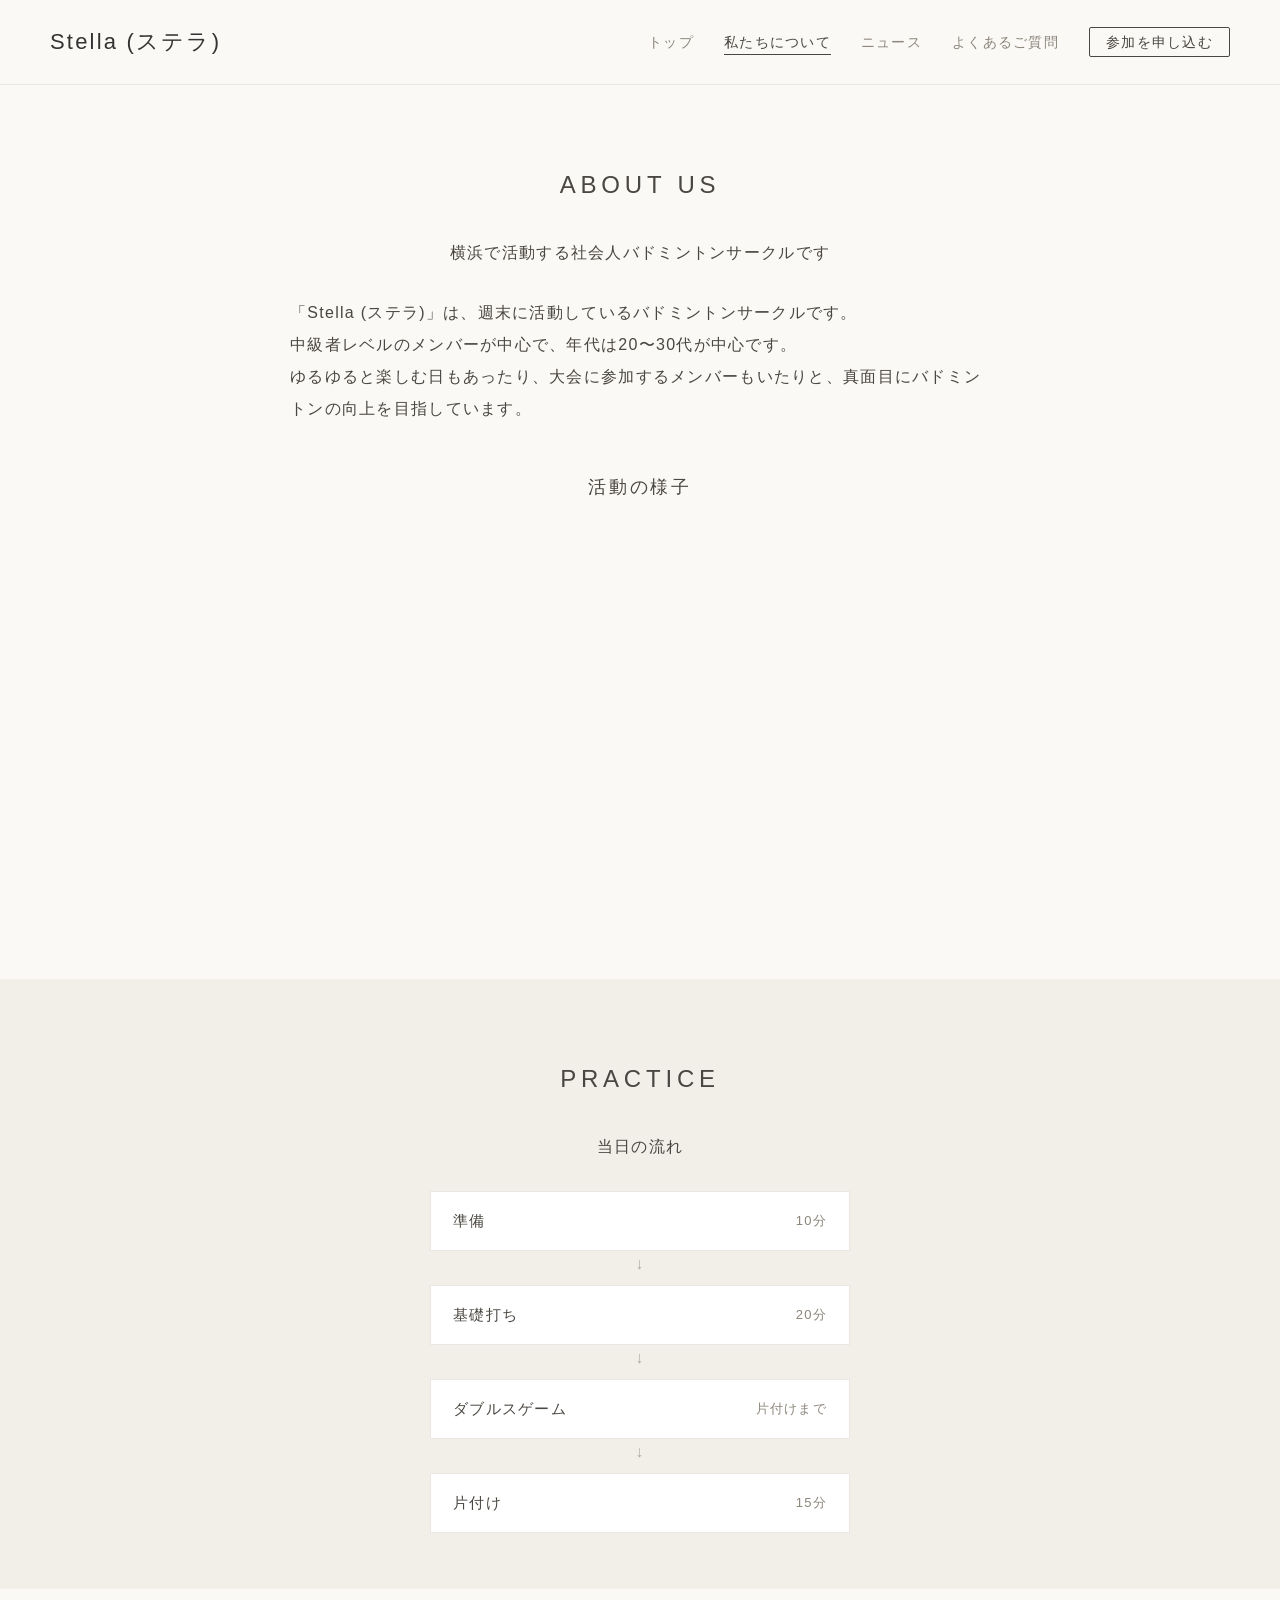
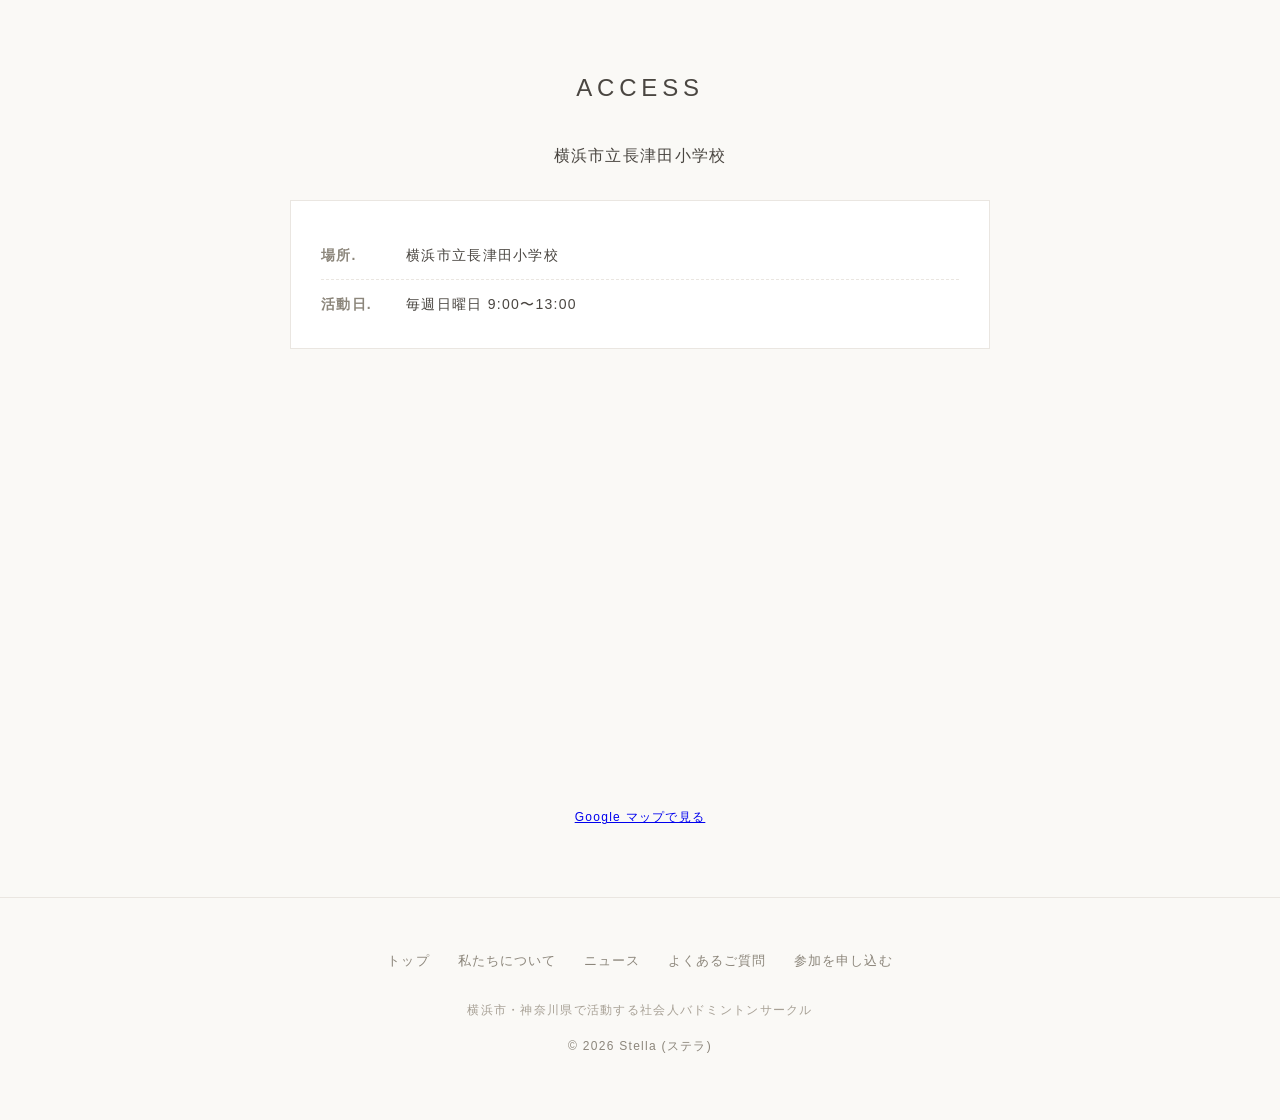
<file: about.html>
<!DOCTYPE html>
<html lang="ja">
<head>
    <meta charset="UTF-8">
    <meta name="viewport" content="width=device-width, initial-scale=1.0">
    <meta name="google-site-verification" content="PTTEZDJO3YwJawEKVb52B5Cx1qwniRlDserinzVov4s" />
    <title>私たちについて | 横浜の社会人バドミントンサークル Stella (ステラ)</title>
    <meta name="description" content="横浜市長津田で活動する社会人バドミントンサークル Stella (ステラ) の紹介ページ。20〜30代・中級者中心のメンバー、練習の流れ、アクセス（横浜市立長津田小学校）をご案内します。">
    <link rel="stylesheet" href="style.css">
</head>
<body>
    <!-- ヘッダー -->
    <header>
        <div class="logo"><a href="index.html">Stella (ステラ)</a></div>
        <button class="nav-toggle" type="button" aria-label="メニューを開閉" aria-expanded="false"><span></span><span></span><span></span></button>
        <nav>
            <ul class="nav-links">
                <li><a href="index.html">トップ</a></li>
                <li><a href="about.html" class="active">私たちについて</a></li>
                <li><a href="news.html">ニュース</a></li>
                <li><a href="faq.html">よくあるご質問</a></li>
                <li><a href="apply.html" class="nav-cta">参加を申し込む</a></li>
            </ul>
        </nav>
    </header>

    <!-- あいさつ -->
    <section class="section">
        <h2 class="section-title">about us</h2>
        <p class="section-desc">横浜で活動する社会人バドミントンサークルです</p>
        <p>「Stella (ステラ)」は、週末に活動しているバドミントンサークルです。<br>
        中級者レベルのメンバーが中心で、年代は20〜30代が中心です。<br>
        ゆるゆると楽しむ日もあったり、大会に参加するメンバーもいたりと、真面目にバドミントンの向上を目指しています。</p>

        <!-- 活動の様子（YouTube） -->
        <h3 class="sub-title">活動の様子</h3>
        <div class="video-embed">
            <iframe src="https://www.youtube.com/embed/WHr0c582JkI" title="Stella 活動の様子" allow="accelerometer; autoplay; clipboard-write; encrypted-media; gyroscope; picture-in-picture" allowfullscreen></iframe>
        </div>
    </section>

    <!-- 練習の流れ -->
    <section class="section bg-light">
        <h2 class="section-title">practice</h2>
        <p class="section-desc">当日の流れ</p>
        <ol class="flow-list">
            <li><span class="flow-step">準備</span><span class="flow-time">10分</span></li>
            <li><span class="flow-step">基礎打ち</span><span class="flow-time">20分</span></li>
            <li><span class="flow-step">ダブルスゲーム</span><span class="flow-time">片付けまで</span></li>
            <li><span class="flow-step">片付け</span><span class="flow-time">15分</span></li>
        </ol>
    </section>

    <!-- アクセス -->
    <section class="section">
        <h2 class="section-title">access</h2>
        <p class="section-desc">横浜市立長津田小学校</p>

        <div class="info-box">
            <p><strong>場所.</strong> 横浜市立長津田小学校</p>
            <p><strong>活動日.</strong> 毎週日曜日 9:00〜13:00</p>
        </div>

        <div class="map-embed">
            <iframe src="https://www.google.com/maps?q=%E6%A8%AA%E6%B5%9C%E5%B8%82%E7%AB%8B%E9%95%B7%E6%B4%A5%E7%94%B0%E5%B0%8F%E5%AD%A6%E6%A0%A1&output=embed" title="横浜市立長津田小学校 アクセスマップ" allowfullscreen loading="lazy" referrerpolicy="no-referrer-when-downgrade"></iframe>
        </div>
        <p class="section-note">
            <a href="https://maps.app.goo.gl/e9Qje6Hd4gopVUoL8" target="_blank" rel="noopener">Google マップで見る</a>
        </p>
    </section>

    <!-- フッター -->
    <footer>
        <nav>
            <ul class="footer-nav">
                <li><a href="index.html">トップ</a></li>
                <li><a href="about.html">私たちについて</a></li>
                <li><a href="news.html">ニュース</a></li>
                <li><a href="faq.html">よくあるご質問</a></li>
                <li><a href="apply.html">参加を申し込む</a></li>
            </ul>
        </nav>
        <p class="footer-note">横浜市・神奈川県で活動する社会人バドミントンサークル</p>
        <p>&copy; 2026 Stella (ステラ)</p>
    </footer>

    <script src="main.js"></script>
</body>
</html>
</file>
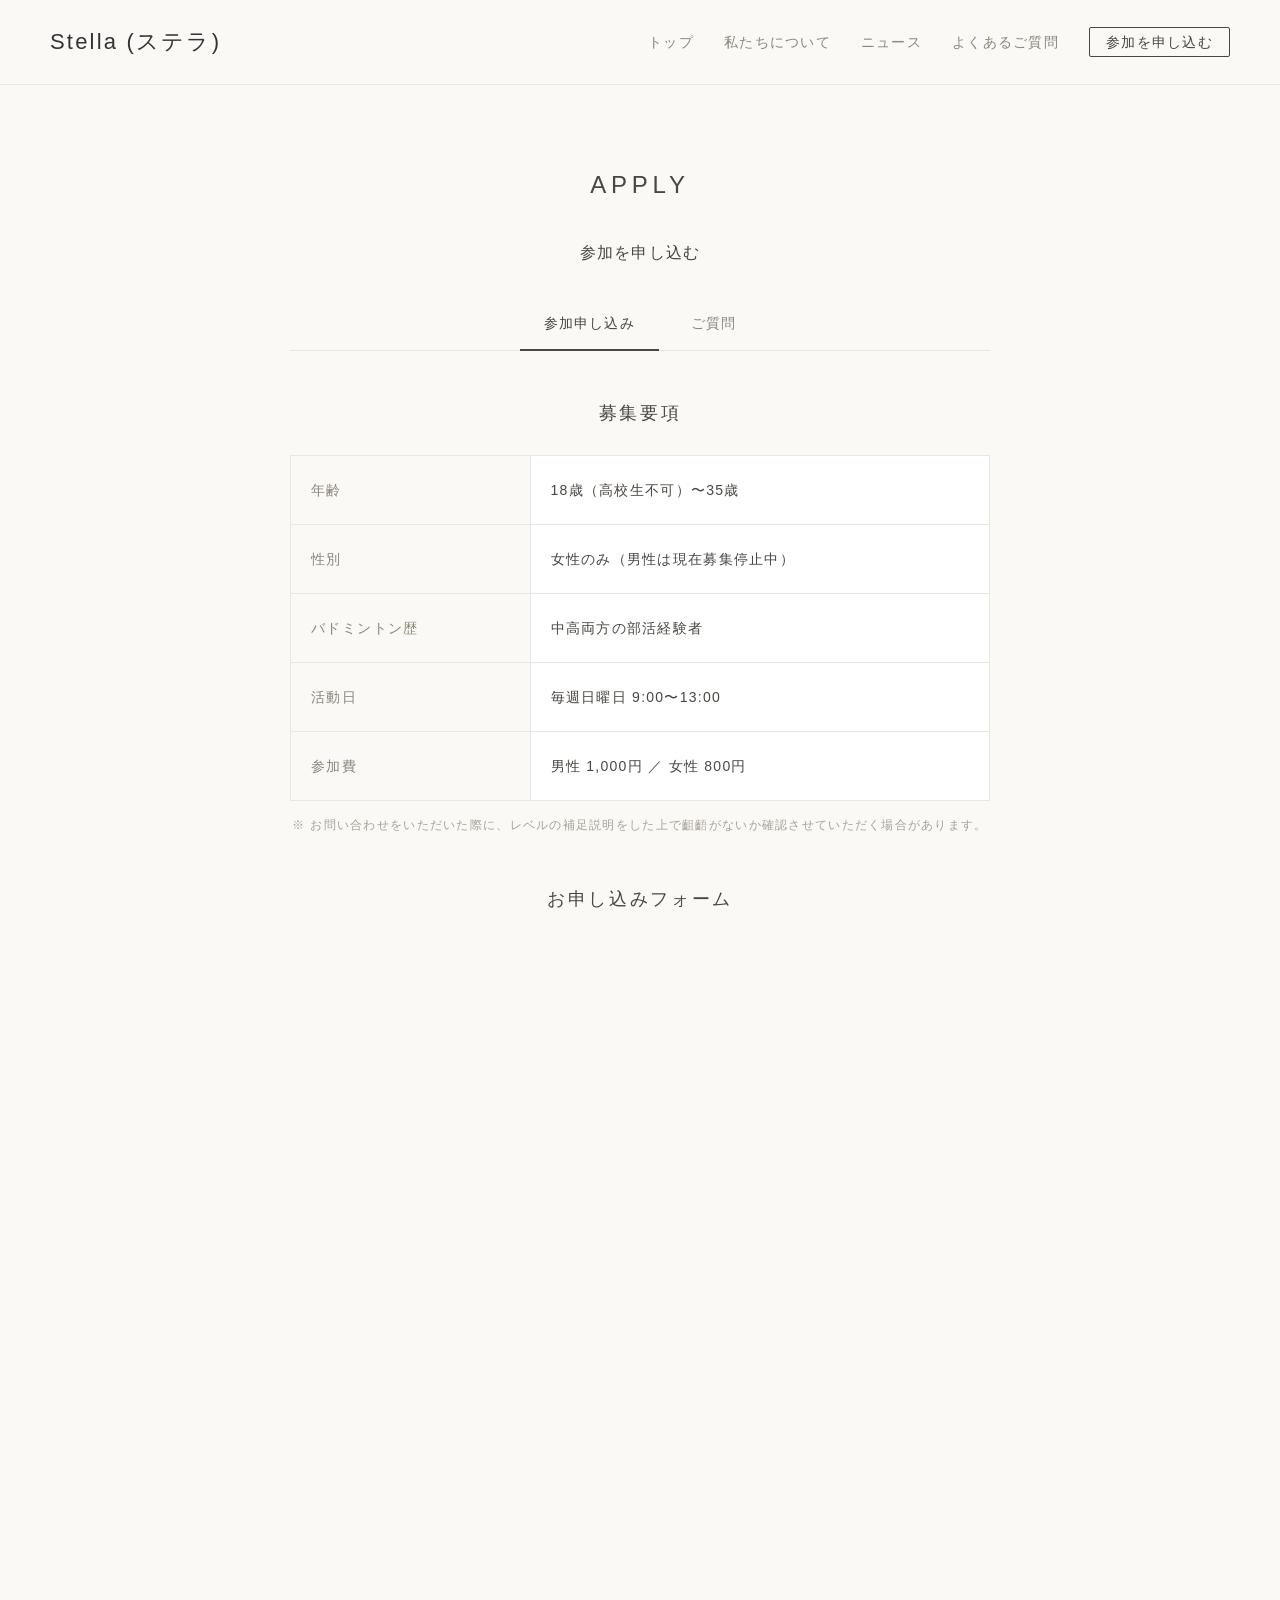
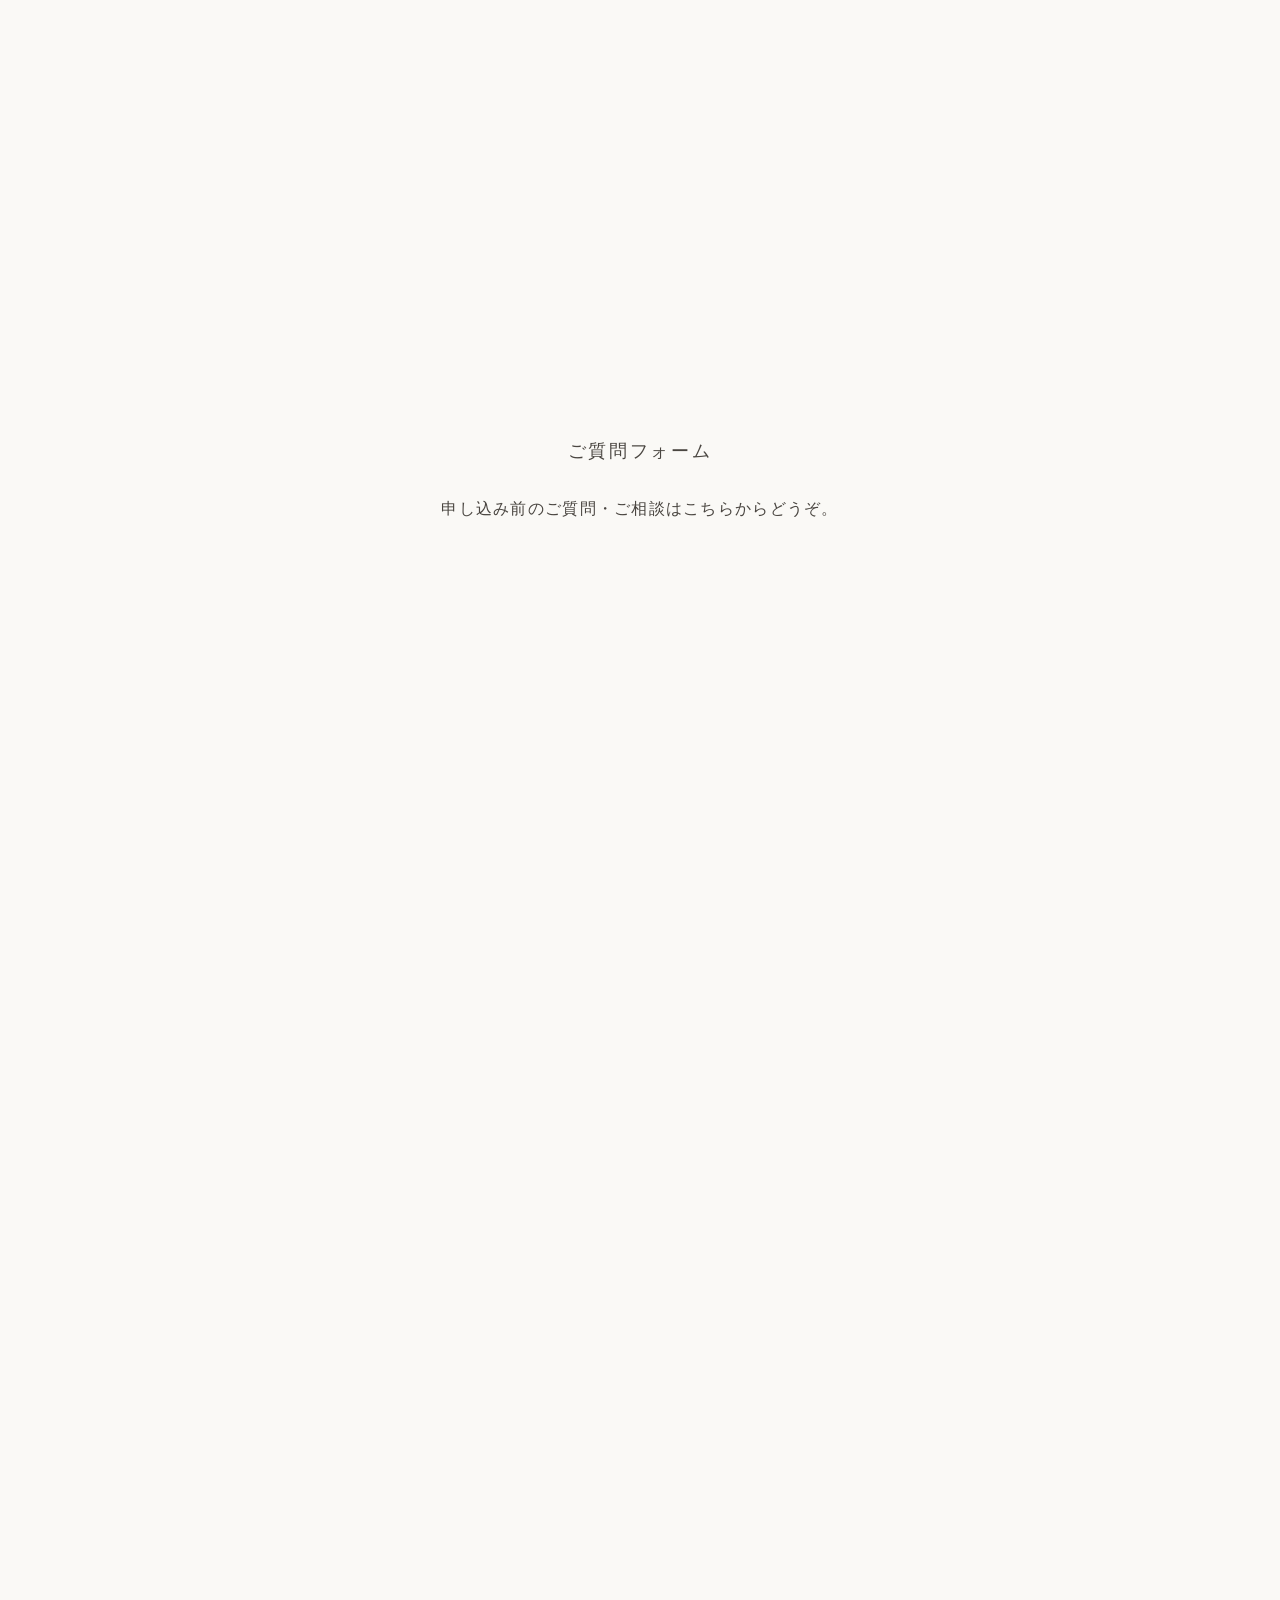
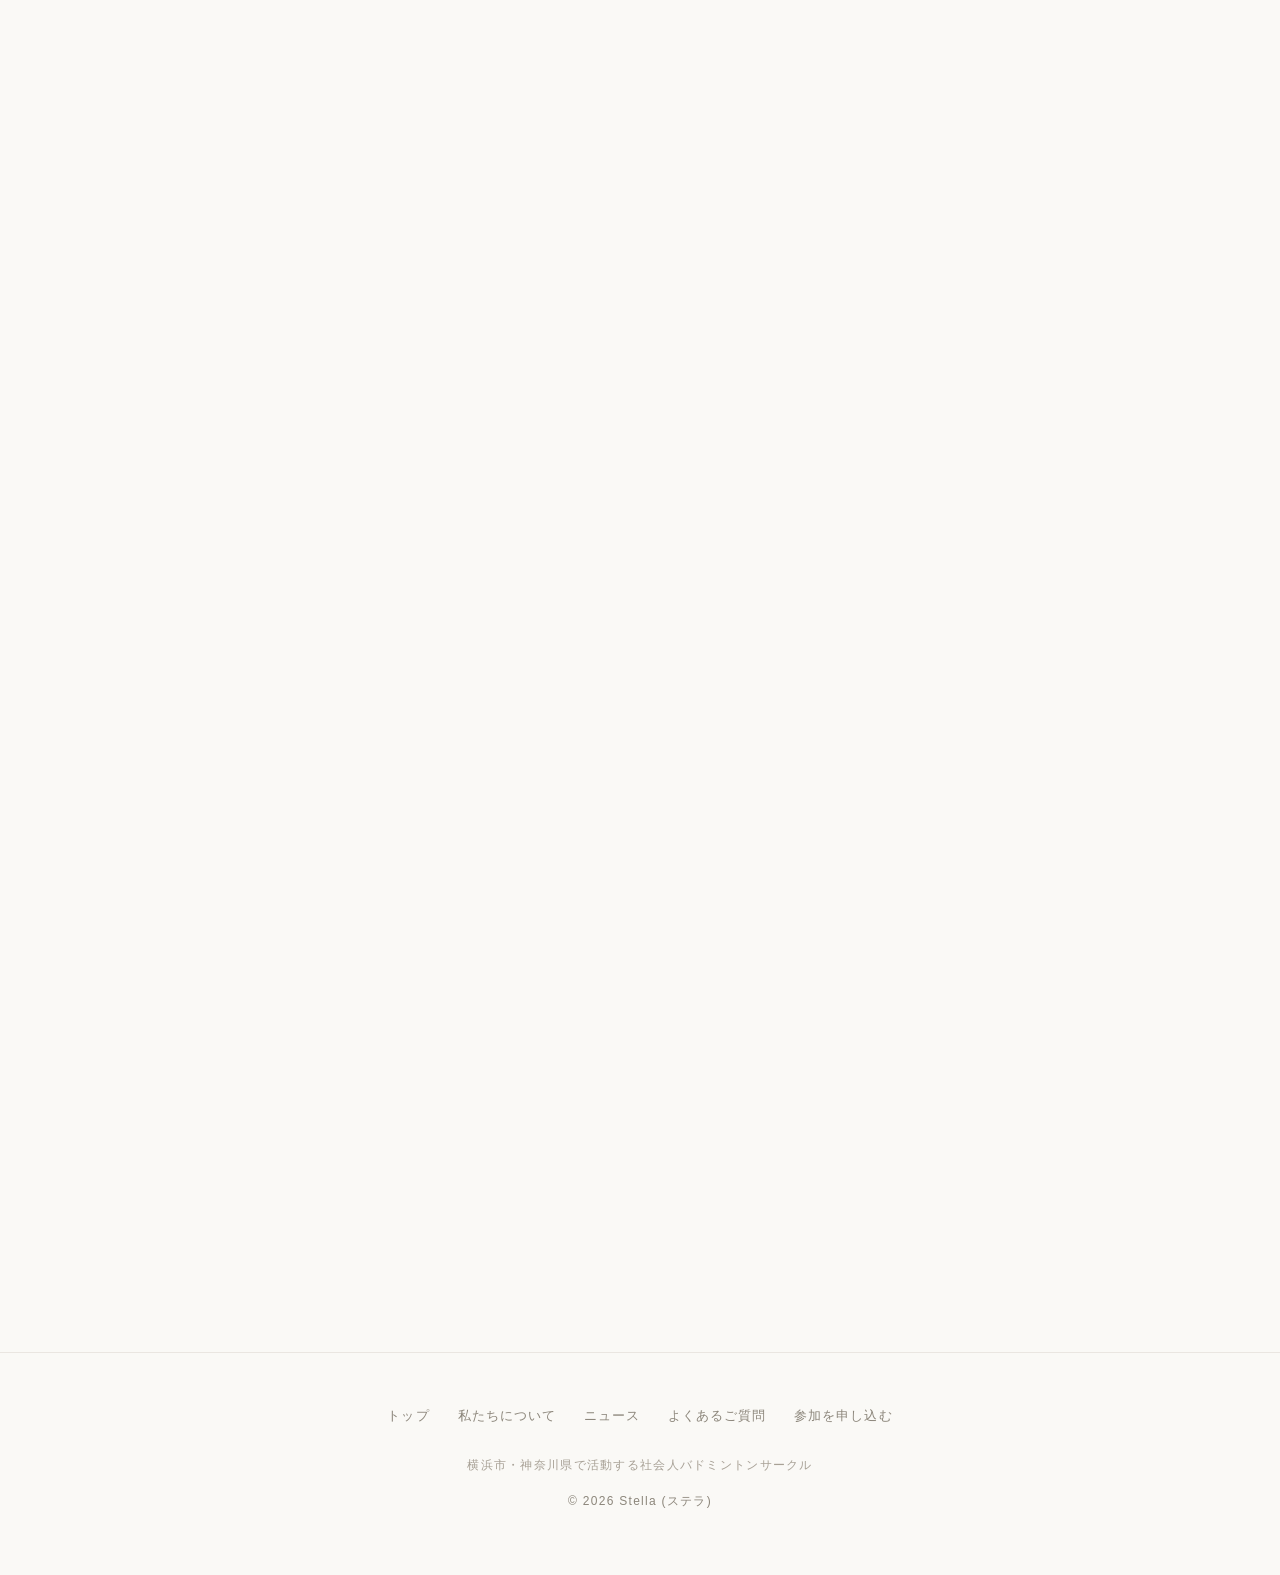
<file: apply.html>
<!DOCTYPE html>
<html lang="ja">
<head>
    <meta charset="UTF-8">
    <meta name="viewport" content="width=device-width, initial-scale=1.0">
    <meta name="google-site-verification" content="PTTEZDJO3YwJawEKVb52B5Cx1qwniRlDserinzVov4s" />
    <title>参加を申し込む | 横浜の社会人バドミントンサークル Stella (ステラ)</title>
    <meta name="description" content="横浜市長津田で活動する社会人バドミントンサークル Stella (ステラ) の参加申し込み・お問い合わせフォーム。募集要項をご確認のうえお申し込みください。">
    <link rel="stylesheet" href="style.css">
</head>
<body>
    <!-- ヘッダー -->
    <header>
        <div class="logo"><a href="index.html">Stella (ステラ)</a></div>
        <button class="nav-toggle" type="button" aria-label="メニューを開閉" aria-expanded="false"><span></span><span></span><span></span></button>
        <nav>
            <ul class="nav-links">
                <li><a href="index.html">トップ</a></li>
                <li><a href="about.html">私たちについて</a></li>
                <li><a href="news.html">ニュース</a></li>
                <li><a href="faq.html">よくあるご質問</a></li>
                <li><a href="apply.html" class="nav-cta active">参加を申し込む</a></li>
            </ul>
        </nav>
    </header>

    <!-- 参加を申し込む -->
    <section class="section">
        <h2 class="section-title">apply</h2>
        <p class="section-desc">参加を申し込む</p>

        <!-- 募集要項 -->
        <!-- 切替タブ（ページ内移動） -->
        <div class="tab-nav">
            <a href="#apply" class="tab-link active">参加申し込み</a>
            <a href="#question" class="tab-link">ご質問</a>
        </div>

        <h3 class="sub-title" id="apply">募集要項</h3>
        <table class="schedule-table">
            <tr>
                <th>年齢</th>
                <td>18歳（高校生不可）〜35歳</td>
            </tr>
            <tr>
                <th>性別</th>
                <td>女性のみ（男性は現在募集停止中）</td>
            </tr>
            <tr>
                <th>バドミントン歴</th>
                <td>中高両方の部活経験者</td>
            </tr>
            <tr>
                <th>活動日</th>
                <td>毎週日曜日 9:00〜13:00</td>
            </tr>
            <tr>
                <th>参加費</th>
                <td>男性 1,000円 ／ 女性 800円</td>
            </tr>
        </table>
        <p class="section-note">※ お問い合わせをいただいた際に、レベルの補足説明をした上で齟齬がないか確認させていただく場合があります。</p>

        <!-- 申し込みフォーム（Google フォーム） -->
        <h3 class="sub-title">お申し込みフォーム</h3>
        <div class="form-embed">
            <iframe src="https://docs.google.com/forms/d/e/1FAIpQLSeuXjQaDZRBsIWNTeoy8BBnxGzOMreiwzHs8W3DU1VKakURYg/viewform?embedded=true" width="640" height="2648" frameborder="0" marginheight="0" marginwidth="0">読み込んでいます…</iframe>
        </div>

        <!-- 質問フォーム（Google フォーム） -->
        <h3 class="sub-title" id="question">ご質問フォーム</h3>
        <p class="section-desc">申し込み前のご質問・ご相談はこちらからどうぞ。</p>
        <div class="form-embed">
            <iframe src="https://docs.google.com/forms/d/e/1FAIpQLSe58j_JF7vtHhRYHO2btCbfbqfx3gkDWqK7-WJ-_GD5Y1iF8Q/viewform?embedded=true" width="640" height="2343" frameborder="0" marginheight="0" marginwidth="0">読み込んでいます…</iframe>
        </div>
    </section>

    <!-- フッター -->
    <footer>
        <nav>
            <ul class="footer-nav">
                <li><a href="index.html">トップ</a></li>
                <li><a href="about.html">私たちについて</a></li>
                <li><a href="news.html">ニュース</a></li>
                <li><a href="faq.html">よくあるご質問</a></li>
                <li><a href="apply.html">参加を申し込む</a></li>
            </ul>
        </nav>
        <p class="footer-note">横浜市・神奈川県で活動する社会人バドミントンサークル</p>
        <p>&copy; 2026 Stella (ステラ)</p>
    </footer>

    <script src="main.js"></script>
</body>
</html>
</file>
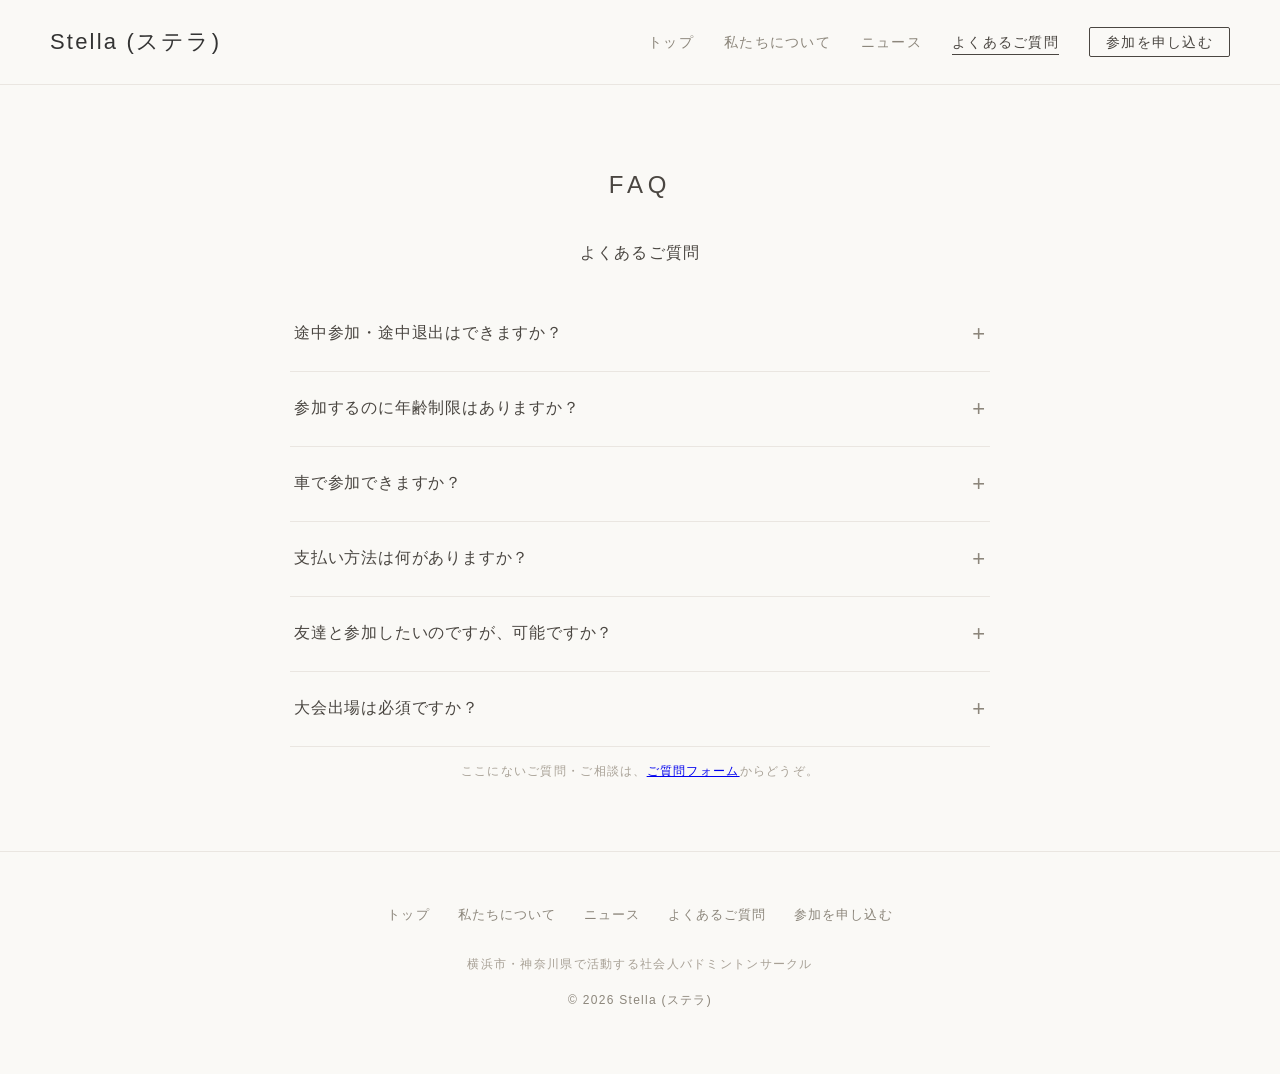
<file: faq.html>
<!DOCTYPE html>
<html lang="ja">
<head>
    <meta charset="UTF-8">
    <meta name="viewport" content="width=device-width, initial-scale=1.0">
    <meta name="google-site-verification" content="PTTEZDJO3YwJawEKVb52B5Cx1qwniRlDserinzVov4s" />
    <title>よくあるご質問 | 横浜の社会人バドミントンサークル Stella (ステラ)</title>
    <meta name="description" content="横浜の社会人バドミントンサークル Stella (ステラ) へのよくあるご質問。参加条件、年齢制限、駐車場、支払い方法、大会出場についてお答えします。">
    <link rel="stylesheet" href="style.css">
</head>
<body>
    <!-- ヘッダー -->
    <header>
        <div class="logo"><a href="index.html">Stella (ステラ)</a></div>
        <button class="nav-toggle" type="button" aria-label="メニューを開閉" aria-expanded="false"><span></span><span></span><span></span></button>
        <nav>
            <ul class="nav-links">
                <li><a href="index.html">トップ</a></li>
                <li><a href="about.html">私たちについて</a></li>
                <li><a href="news.html">ニュース</a></li>
                <li><a href="faq.html" class="active">よくあるご質問</a></li>
                <li><a href="apply.html" class="nav-cta">参加を申し込む</a></li>
            </ul>
        </nav>
    </header>

    <!-- よくあるご質問 -->
    <section class="section">
        <h2 class="section-title">FAQ</h2>
        <p class="section-desc">よくあるご質問</p>

        <div class="faq-list">
            <div class="faq-item">
                <button class="faq-question" type="button">
                    <span>途中参加・途中退出はできますか？</span>
                    <span class="faq-icon">+</span>
                </button>
                <div class="faq-answer">
                    <p>問題ありません。ご都合に合わせて、活動時間内で自由に参加・退出いただけます。</p>
                </div>
            </div>
            <div class="faq-item">
                <button class="faq-question" type="button">
                    <span>参加するのに年齢制限はありますか？</span>
                    <span class="faq-icon">+</span>
                </button>
                <div class="faq-answer">
                    <p>基本的には「18歳（高校生不可）〜35歳」になります。</p>
                </div>
            </div>
            <div class="faq-item">
                <button class="faq-question" type="button">
                    <span>車で参加できますか？</span>
                    <span class="faq-icon">+</span>
                </button>
                <div class="faq-answer">
                    <p>長津田小学校であれば駐車場があります。ただし台数に限りがあるため、参加前にご相談ください。<br>
                    地区センターの場合は、各地区センターの駐車場規定に則ってご利用ください。</p>
                </div>
            </div>
            <div class="faq-item">
                <button class="faq-question" type="button">
                    <span>支払い方法は何がありますか？</span>
                    <span class="faq-icon">+</span>
                </button>
                <div class="faq-answer">
                    <p>現金または PayPay でお支払いいただけます。</p>
                </div>
            </div>
            <div class="faq-item">
                <button class="faq-question" type="button">
                    <span>友達と参加したいのですが、可能ですか？</span>
                    <span class="faq-icon">+</span>
                </button>
                <div class="faq-answer">
                    <p>加入までは、お友達とのご参加はお断りしています。加入後であれば、ビジターとして知人の方に単発でご参加いただくことは可能です。</p>
                </div>
            </div>
            <div class="faq-item">
                <button class="faq-question" type="button">
                    <span>大会出場は必須ですか？</span>
                    <span class="faq-icon">+</span>
                </button>
                <div class="faq-answer">
                    <p>任意ですのでご安心ください。</p>
                </div>
            </div>
        </div>

        <p class="section-note">ここにないご質問・ご相談は、<a href="apply.html#question">ご質問フォーム</a>からどうぞ。</p>
    </section>

    <!-- フッター -->
    <footer>
        <nav>
            <ul class="footer-nav">
                <li><a href="index.html">トップ</a></li>
                <li><a href="about.html">私たちについて</a></li>
                <li><a href="news.html">ニュース</a></li>
                <li><a href="faq.html">よくあるご質問</a></li>
                <li><a href="apply.html">参加を申し込む</a></li>
            </ul>
        </nav>
        <p class="footer-note">横浜市・神奈川県で活動する社会人バドミントンサークル</p>
        <p>&copy; 2026 Stella (ステラ)</p>
    </footer>

    <script src="main.js"></script>
</body>
</html>
</file>
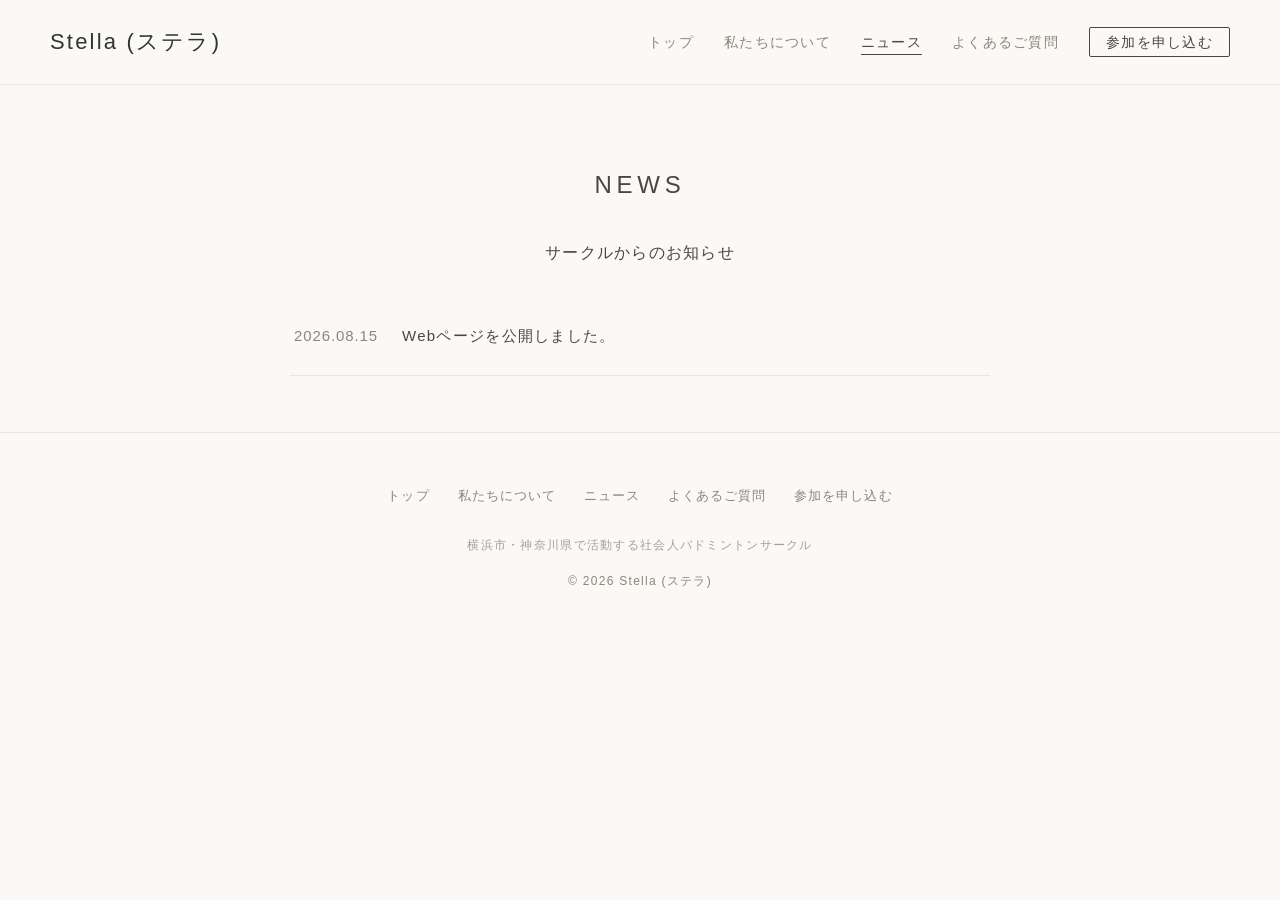
<file: news.html>
<!DOCTYPE html>
<html lang="ja">
<head>
    <meta charset="UTF-8">
    <meta name="viewport" content="width=device-width, initial-scale=1.0">
    <meta name="google-site-verification" content="PTTEZDJO3YwJawEKVb52B5Cx1qwniRlDserinzVov4s" />
    <title>ニュース | 横浜の社会人バドミントンサークル Stella (ステラ)</title>
    <meta name="description" content="横浜の社会人バドミントンサークル Stella (ステラ) からのお知らせ・活動報告。">
    <link rel="stylesheet" href="style.css">
</head>
<body>
    <!-- ヘッダー -->
    <header>
        <div class="logo"><a href="index.html">Stella (ステラ)</a></div>
        <button class="nav-toggle" type="button" aria-label="メニューを開閉" aria-expanded="false"><span></span><span></span><span></span></button>
        <nav>
            <ul class="nav-links">
                <li><a href="index.html">トップ</a></li>
                <li><a href="about.html">私たちについて</a></li>
                <li><a href="news.html" class="active">ニュース</a></li>
                <li><a href="faq.html">よくあるご質問</a></li>
                <li><a href="apply.html" class="nav-cta">参加を申し込む</a></li>
            </ul>
        </nav>
    </header>

    <!-- ニュース -->
    <section class="section">
        <h2 class="section-title">news</h2>
        <p class="section-desc">サークルからのお知らせ</p>

        <ul class="news-list">
            <li class="news-item">
                <span class="news-date">2026.08.15</span>
                <span class="news-body">Webページを公開しました。</span>
            </li>
        </ul>
    </section>

    <!-- フッター -->
    <footer>
        <nav>
            <ul class="footer-nav">
                <li><a href="index.html">トップ</a></li>
                <li><a href="about.html">私たちについて</a></li>
                <li><a href="news.html">ニュース</a></li>
                <li><a href="faq.html">よくあるご質問</a></li>
                <li><a href="apply.html">参加を申し込む</a></li>
            </ul>
        </nav>
        <p class="footer-note">横浜市・神奈川県で活動する社会人バドミントンサークル</p>
        <p>&copy; 2026 Stella (ステラ)</p>
    </footer>

    <script src="main.js"></script>
</body>
</html>
</file>
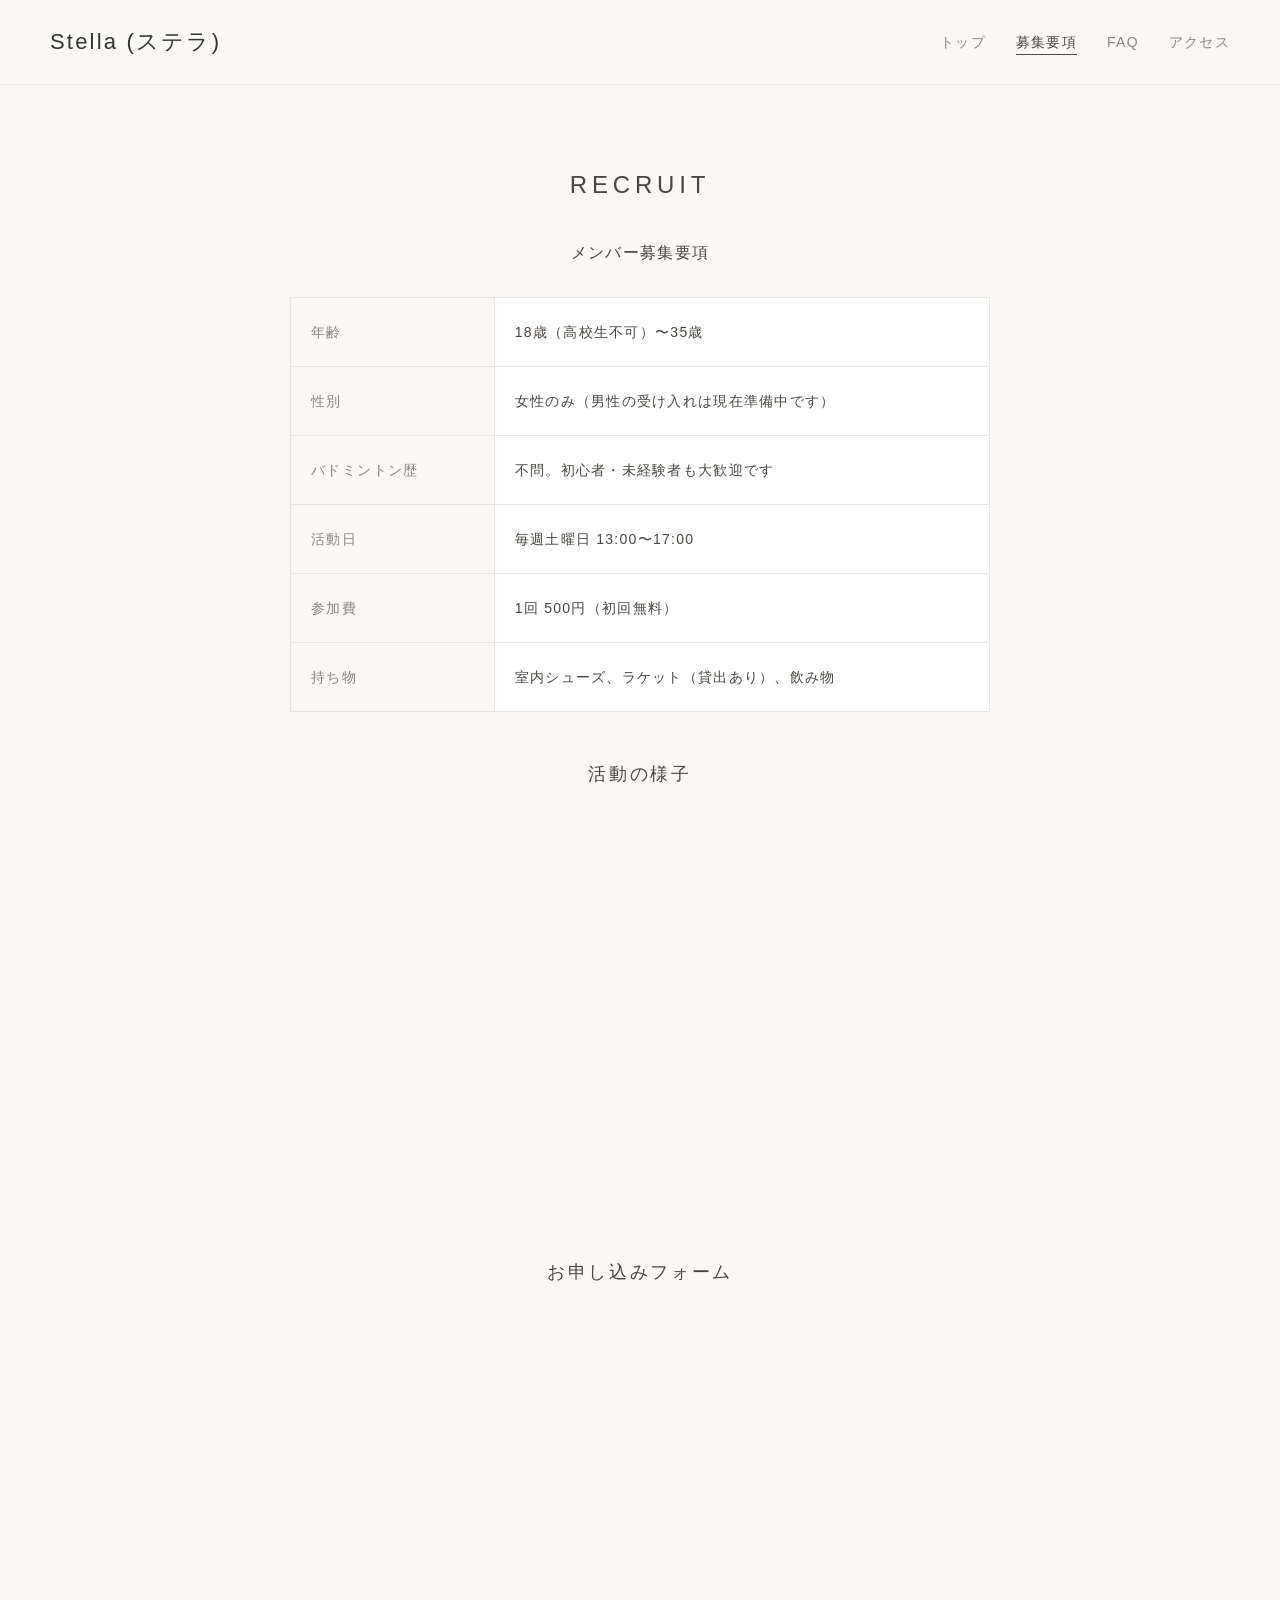
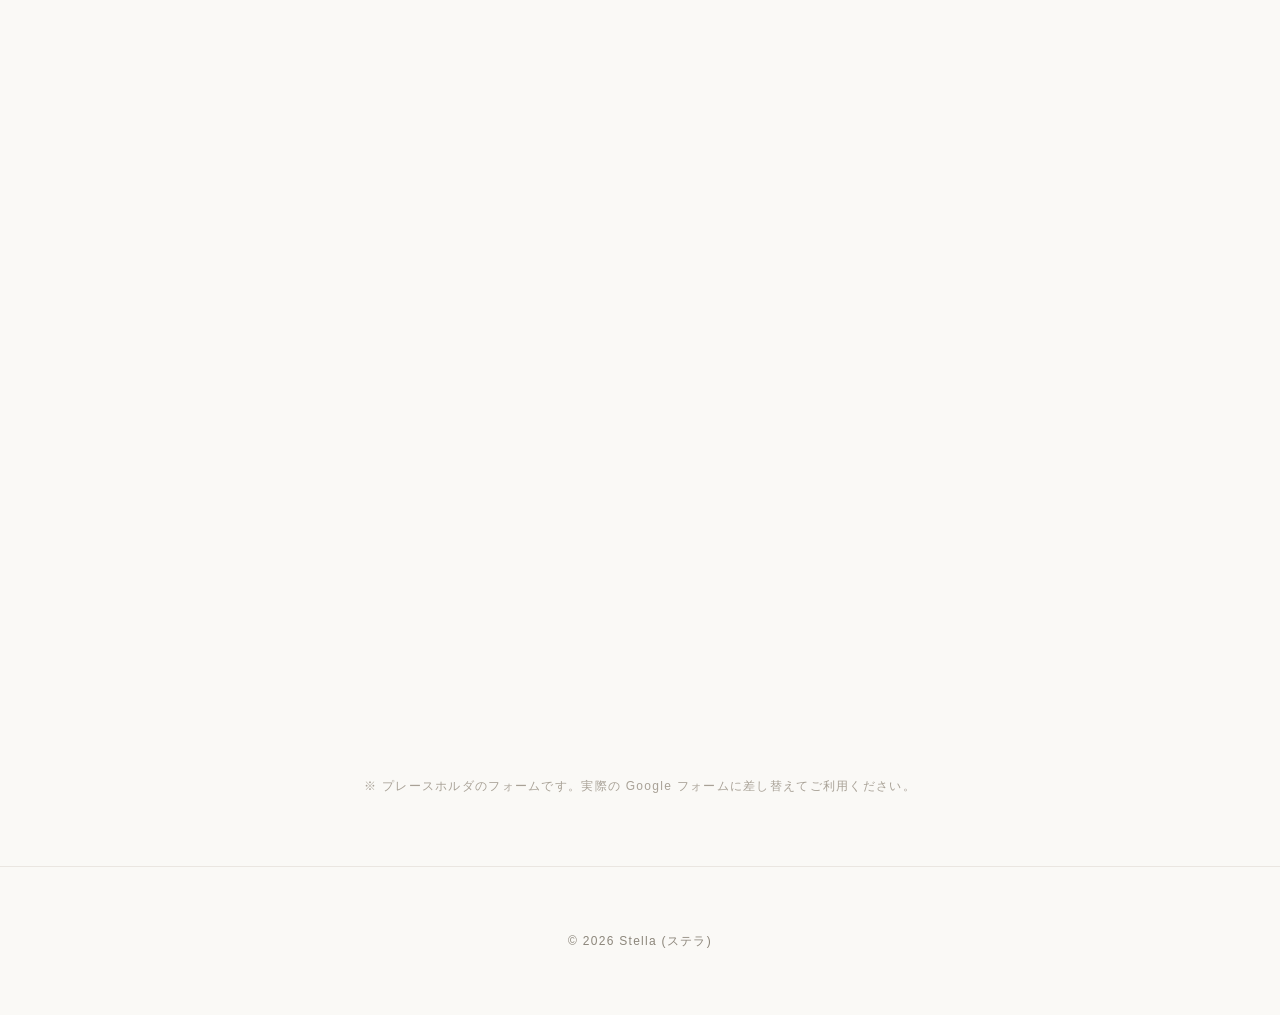
<file: recruit.html>
<!DOCTYPE html>
<html lang="ja">
<head>
    <meta charset="UTF-8">
    <meta name="viewport" content="width=device-width, initial-scale=1.0">
    <title>募集要項 | Stella (ステラ)</title>
    <link rel="stylesheet" href="style.css">
</head>
<body>
    <!-- ヘッダー -->
    <header>
        <div class="logo"><a href="index.html">Stella (ステラ)</a></div>
        <nav>
            <ul class="nav-links">
                <li><a href="index.html">トップ</a></li>
                <li><a href="recruit.html" class="active">募集要項</a></li>
                <li><a href="faq.html">FAQ</a></li>
                <li><a href="access.html">アクセス</a></li>
            </ul>
        </nav>
    </header>

    <!-- 募集要項 -->
    <section class="section">
        <h2 class="section-title">recruit</h2>
        <p class="section-desc">メンバー募集要項</p>

        <table class="schedule-table">
            <tr>
                <th>年齢</th>
                <td>18歳（高校生不可）〜35歳</td>
            </tr>
            <tr>
                <th>性別</th>
                <td>女性のみ（男性の受け入れは現在準備中です）</td>
            </tr>
            <tr>
                <th>バドミントン歴</th>
                <td>不問。初心者・未経験者も大歓迎です</td>
            </tr>
            <tr>
                <th>活動日</th>
                <td>毎週土曜日 13:00〜17:00</td>
            </tr>
            <tr>
                <th>参加費</th>
                <td>1回 500円（初回無料）</td>
            </tr>
            <tr>
                <th>持ち物</th>
                <td>室内シューズ、ラケット（貸出あり）、飲み物</td>
            </tr>
        </table>

        <!-- 活動の様子（YouTube） -->
        <h3 class="sub-title">活動の様子</h3>
        <div class="video-embed">
            <iframe src="https://www.youtube.com/embed/Mki34tyoCp0" title="Stella 活動の様子" allow="accelerometer; autoplay; clipboard-write; encrypted-media; gyroscope; picture-in-picture" allowfullscreen></iframe>
        </div>

        <!-- 申し込みフォーム（Google フォーム） -->
        <h3 class="sub-title">お申し込みフォーム</h3>
        <div class="form-embed">
            <iframe src="https://docs.google.com/forms/d/e/1FAIpQLSeuXjQaDZRBsIWNTeoy8BBnxGzOMreiwzHs8W3DU1VKakURYg/viewform?embedded=true" width="640" height="2648" frameborder="0" marginheight="0" marginwidth="0">読み込んでいます…</iframe>
        </div>
        <p class="section-note">※ プレースホルダのフォームです。実際の Google フォームに差し替えてご利用ください。</p>
    </section>

    <!-- フッター -->
    <footer>
        <p>&copy; 2026 Stella (ステラ)</p>
    </footer>

    <script src="main.js"></script>
</body>
</html>
</file>
<file: style.css>
/* 全体の設定（余白を多めに、文字を少し細く） */
body {
    font-family: 'Helvetica Neue', Arial, 'Hiragino Mincho ProN', 'Yu Mincho', serif; /* 見出しに明朝体を混ぜて雰囲気アップ */
    margin: 0;
    padding: 0;
    color: #4a4641; /* 真っ黒ではなく、少し茶色がかったチャコールグレー */
    background-color: #faf9f6; /* 優しいオフホワイトの背景 */
    line-height: 2;
    letter-spacing: 0.08em; /* 文字と文字の間隔を少し開ける */
}

html {
    scroll-behavior: smooth;
}

/* ヘッダー */
header {
    display: flex;
    justify-content: space-between;
    align-items: center;
    padding: 20px 50px;
    background-color: #faf9f6;
    border-bottom: 1px solid #eae6e1; /* 影の代わりに細い線 */
    position: sticky;
    top: 0;
    z-index: 100;
}

.logo {
    font-family: 'Helvetica Neue', sans-serif;
    font-size: 22px;
    font-weight: normal;
    letter-spacing: 0.1em;
    color: #333;
}

.logo a {
    text-decoration: none;
    color: inherit;
}

.nav-links {
    list-style: none;
    display: flex;
    gap: 30px;
    margin: 0;
    padding: 0;
}

.nav-links a {
    text-decoration: none;
    color: #8c867b;
    font-size: 14px;
    transition: color 0.3s;
    /* text-transform: uppercase; 前回の英語表記から日本語にしたので大文字化は不要 */
}

.nav-links a:hover {
    color: #4a4641;
}

/* ヒーローセクション（トップ画像） */
.hero {
    /* 画像をバドミントンのシャトルのクローズアップに変更。薄いベージュのフィルターをかける */
    background: linear-gradient(rgba(250, 249, 246, 0.45), rgba(250, 249, 246, 0.45)), url('badminton.jpeg') center/cover;
    height: 70vh;
    display: flex;
    justify-content: center;
    align-items: center;
    text-align: center;
    color: #4a4641;
}

.hero-content h1 {
    font-family: 'Helvetica Neue', sans-serif;
    font-size: 36px;
    font-weight: 300;
    letter-spacing: 0.1em;
    margin-bottom: 20px;
}

.hero-content p {
    font-size: 16px;
    margin-bottom: 40px;
}

/* ボタン（丸みをなくし、シンプルな線に） */
.btn {
    display: inline-block;
    padding: 12px 40px;
    background-color: transparent;
    color: #4a4641;
    text-decoration: none;
    font-size: 14px;
    border: 1px solid #4a4641;
    transition: all 0.3s;
    cursor: pointer;
}

.btn:hover {
    background-color: #4a4641;
    color: #faf9f6;
}

/* セクション共通 */
.section {
    padding: 56px 20px;
    max-width: 700px; /* 幅を少し狭めてシュッとさせる */
    margin: 0 auto;
}

.section-title {
    text-align: center;
    font-family: 'Helvetica Neue', sans-serif;
    font-weight: 300;
    text-transform: uppercase;
    letter-spacing: 0.2em;
    margin-bottom: 28px;
    font-size: 24px;
}

.section-desc {
    text-align: center;
    margin-bottom: 28px;
}

.bg-light {
    background-color: #f2efe9; /* 少し濃いベージュ背景 */
    max-width: 100%;
}

.bg-light .schedule-table {
    margin: 0 auto;
}

/* インフォメーションボックス */
.info-box {
    border: 1px solid #eae6e1;
    padding: 30px;
    background-color: #fff;
    font-family: sans-serif;
    font-size: 14px;
}

.info-box p {
    margin: 10px 0;
    border-bottom: 1px dashed #eae6e1;
    padding-bottom: 10px;
}

.info-box p:last-child {
    border-bottom: none;
    margin-bottom: 0;
    padding-bottom: 0;
}

.info-box strong {
    color: #8c867b;
    font-family: sans-serif; /* 英語以外の強調整表記はsans-serifで */
    display: inline-block;
    width: 80px; /* 日本語に合わせて幅を調整 */
}

/* テーブル（線を細くシンプルに） */
.schedule-table {
    width: 100%;
    max-width: 700px;
    border-collapse: collapse;
    background-color: #fff;
}

.schedule-table th, .schedule-table td {
    border: 1px solid #eae6e1;
    padding: 20px;
    text-align: left;
    font-size: 14px;
}

.schedule-table th {
    background-color: #faf9f6;
    color: #8c867b;
    font-weight: normal;
    letter-spacing: 0.1em;
}

/* フォーム */
.form-group {
    margin-bottom: 30px;
}

.form-group label {
    display: block;
    margin-bottom: 10px;
    color: #8c867b;
    font-size: 14px;
    letter-spacing: 0.1em;
}

.form-group input, .form-group select {
    width: 100%;
    padding: 15px;
    border: 1px solid #eae6e1;
    background-color: #fff;
    box-sizing: border-box;
    font-size: 16px;
    color: #4a4641;
}

.btn-submit {
    width: 100%;
    margin-top: 20px;
    background-color: #4a4641;
    color: #fff;
}

.btn-submit:hover {
    background-color: #8c867b;
    border-color: #8c867b;
}

/* Google フォーム埋め込み */
.form-embed {
    display: flex;
    justify-content: center;
}

.form-embed iframe {
    width: 100%;
    max-width: 640px;
    border: none;
}

/* 活動写真ギャラリー */
.photo-gallery {
    display: grid;
    grid-template-columns: repeat(2, 1fr);
    gap: 16px;
    margin-top: 32px;
}

.photo-gallery img {
    width: 100%;
    height: 260px;
    object-fit: cover;
    display: block;
    border: 1px solid #eae6e1;
}

@media (max-width: 600px) {
    .photo-gallery {
        grid-template-columns: 1fr;
    }
    .photo-gallery img {
        height: 220px;
    }
}

/* ナビゲーション（複数ページ対応・折り返し可） */
.nav-links {
    flex-wrap: wrap;
}

.nav-links a.active {
    color: #4a4641;
    border-bottom: 1px solid #4a4641;
    padding-bottom: 4px;
}

/* サブ見出し・注記 */
.sub-title {
    text-align: center;
    font-family: 'Helvetica Neue', sans-serif;
    font-weight: 300;
    letter-spacing: 0.15em;
    margin: 44px 0 24px;
    font-size: 18px;
    color: #4a4641;
}

.section-note {
    text-align: center;
    font-size: 12px;
    color: #a8a196;
    margin-top: 12px;
}

.schedule-table th {
    white-space: nowrap;
}

/* YouTube・地図の埋め込み（レスポンシブ 16:9 / 4:3） */
.video-embed, .map-embed {
    position: relative;
    width: 100%;
    max-width: 700px;
    margin: 24px auto 0;
}

.video-embed {
    padding-top: 56.25%; /* 16:9 */
}

.map-embed {
    padding-top: 60%;
}

.video-embed iframe, .map-embed iframe {
    position: absolute;
    top: 0;
    left: 0;
    width: 100%;
    height: 100%;
    border: none;
}

/* FAQ アコーディオン */
.faq-list {
    max-width: 700px;
    margin: 0 auto;
}

.faq-item {
    border-bottom: 1px solid #eae6e1;
}

.faq-question {
    width: 100%;
    display: flex;
    justify-content: space-between;
    align-items: center;
    gap: 20px;
    padding: 24px 4px;
    background: none;
    border: none;
    cursor: pointer;
    text-align: left;
    font-family: inherit;
    font-size: 16px;
    color: #4a4641;
    letter-spacing: 0.05em;
}

.faq-icon {
    font-size: 22px;
    color: #8c867b;
    font-weight: 300;
    transition: transform 0.3s;
    flex-shrink: 0;
}

.faq-item.open .faq-icon {
    transform: rotate(45deg);
}

.faq-answer {
    max-height: 0;
    overflow: hidden;
    transition: max-height 0.3s ease;
}

.faq-answer p {
    margin: 0 4px 24px;
    color: #6b665e;
    font-size: 15px;
}

/* ニュース一覧 */
.news-list {
    list-style: none;
    max-width: 700px;
    margin: 0 auto;
    padding: 0;
}

.news-item {
    display: flex;
    gap: 24px;
    padding: 24px 4px;
    border-bottom: 1px solid #eae6e1;
    font-size: 15px;
}

.news-date {
    color: #8c867b;
    font-family: 'Helvetica Neue', sans-serif;
    letter-spacing: 0.06em;
    white-space: nowrap;
    flex-shrink: 0;
}

.news-body {
    color: #4a4641;
}

@media (max-width: 600px) {
    .news-item {
        flex-direction: column;
        gap: 6px;
    }
}

/* ハンバーガーメニュー（トグルボタン） */
.nav-toggle {
    display: none;
    flex-direction: column;
    justify-content: center;
    gap: 5px;
    width: 32px;
    height: 32px;
    padding: 0;
    background: none;
    border: none;
    cursor: pointer;
}

.nav-toggle span {
    display: block;
    width: 24px;
    height: 1.5px;
    background-color: #4a4641;
    transition: transform 0.3s, opacity 0.3s;
}

.nav-toggle.open span:nth-child(1) {
    transform: translateY(6.5px) rotate(45deg);
}

.nav-toggle.open span:nth-child(2) {
    opacity: 0;
}

.nav-toggle.open span:nth-child(3) {
    transform: translateY(-6.5px) rotate(-45deg);
}

@media (max-width: 768px) {
    header {
        padding: 16px 20px;
        position: relative;
        justify-content: flex-start;
    }

    .nav-toggle {
        display: flex;
        margin-left: auto;
    }

    header > nav {
        position: static;
    }

    .nav-links {
        display: none;
        position: absolute;
        top: 100%;
        left: 0;
        right: 0;
        flex-direction: column;
        gap: 0;
        background-color: #faf9f6;
        border-bottom: 1px solid #eae6e1;
        padding: 8px 0;
        z-index: 100;
    }

    .nav-links.open {
        display: flex;
    }

    .nav-links li {
        width: 100%;
    }

    .nav-links a {
        display: block;
        padding: 14px 24px;
        font-size: 15px;
    }

    .nav-links a.active {
        border-bottom: none;
        padding-bottom: 14px;
        color: #4a4641;
    }

    /* モバイルではCTAも通常のリンク表示に揃える */
    .nav-links a.nav-cta {
        border: none;
        border-radius: 0;
        padding: 14px 24px;
    }

    .nav-links a.nav-cta:hover {
        background-color: transparent;
        color: #4a4641;
    }
}

/* ヘッダーの「参加を申し込む」CTA */
.nav-links a.nav-cta {
    color: #4a4641;
    border: 1px solid #4a4641;
    padding: 6px 16px;
    border-radius: 2px;
    transition: all 0.3s;
}

.nav-links a.nav-cta:hover {
    background-color: #4a4641;
    color: #faf9f6;
}

/* フッター */
footer {
    background-color: #faf9f6;
    color: #8c867b;
    text-align: center;
    padding: 50px 20px;
    font-size: 12px;
    border-top: 1px solid #eae6e1;
}

.footer-nav {
    list-style: none;
    display: flex;
    flex-wrap: wrap;
    justify-content: center;
    gap: 12px 28px;
    margin: 0 0 24px;
    padding: 0;
}

.footer-nav a {
    text-decoration: none;
    color: #8c867b;
    font-size: 13px;
    letter-spacing: 0.08em;
    transition: color 0.3s;
}

.footer-nav a:hover {
    color: #4a4641;
}

/* ===== トップページ用 ===== */

/* アンカーリンクがヘッダーに隠れないように */
[id] {
    scroll-margin-top: 90px;
}

.section-narrow {
    max-width: 640px;
}

.lead {
    text-align: center;
    font-size: 20px;
    letter-spacing: 0.12em;
    margin: 0 0 20px;
}

.lead-text {
    text-align: center;
    font-size: 15px;
    color: #6b665e;
    margin: 0;
}

/* 塗りつぶしボタン（メインの導線） */
.btn-primary {
    background-color: #4a4641;
    color: #faf9f6;
    border-color: #4a4641;
    letter-spacing: 0.12em;
}

.btn-primary:hover {
    background-color: #8c867b;
    border-color: #8c867b;
    color: #fff;
}

.hero-content .btn-primary {
    padding: 14px 44px;
    font-size: 15px;
    box-shadow: 0 2px 12px rgba(74, 70, 65, 0.18);
}

.cta-group {
    display: flex;
    justify-content: center;
    flex-wrap: wrap;
    gap: 16px;
    margin-top: 32px;
}

/* ギャラリー（カルーセル） */
.carousel {
    position: relative;
    max-width: 900px;
    margin: 0 auto;
}

.carousel-track {
    display: flex;
    gap: 16px;
    overflow-x: auto;
    scroll-snap-type: x mandatory;
    scroll-behavior: smooth;
    padding-bottom: 8px;
    -webkit-overflow-scrolling: touch;
}

.carousel-track::-webkit-scrollbar {
    height: 6px;
}

.carousel-track::-webkit-scrollbar-thumb {
    background-color: #ddd7cf;
    border-radius: 3px;
}

.carousel-item {
    flex: 0 0 auto;
    width: 300px;
    padding: 0;
    border: 1px solid #eae6e1;
    background: none;
    cursor: zoom-in;
    scroll-snap-align: center;
}

.carousel-item img {
    display: block;
    width: 100%;
    height: 220px;
    object-fit: cover;
}

.carousel-arrow {
    position: absolute;
    top: 50%;
    transform: translateY(-50%);
    width: 40px;
    height: 40px;
    border: 1px solid #eae6e1;
    border-radius: 50%;
    background-color: rgba(255, 255, 255, 0.9);
    color: #4a4641;
    font-size: 22px;
    line-height: 1;
    cursor: pointer;
    z-index: 2;
}

.carousel-arrow:hover {
    background-color: #fff;
}

.carousel-arrow.prev { left: -8px; }
.carousel-arrow.next { right: -8px; }

@media (max-width: 600px) {
    .carousel-item {
        width: 78vw;
    }
    .carousel-item img {
        height: 200px;
    }
    .carousel-arrow {
        display: none;
    }
}

/* 画像の拡大表示 */
.lightbox {
    position: fixed;
    inset: 0;
    background-color: rgba(40, 38, 35, 0.88);
    display: flex;
    align-items: center;
    justify-content: center;
    padding: 24px;
    z-index: 200;
}

.lightbox[hidden] {
    display: none;
}

.lightbox img {
    max-width: 100%;
    max-height: 100%;
    object-fit: contain;
}

.lightbox-close {
    position: absolute;
    top: 16px;
    right: 20px;
    background: none;
    border: none;
    color: #faf9f6;
    font-size: 36px;
    line-height: 1;
    cursor: pointer;
}

/* 当日の流れ */
.flow-list {
    list-style: none;
    max-width: 420px;
    margin: 0 auto;
    padding: 0;
}

.flow-list li {
    display: flex;
    justify-content: space-between;
    align-items: center;
    gap: 16px;
    background-color: #fff;
    border: 1px solid #eae6e1;
    padding: 14px 22px;
    font-size: 15px;
}

.flow-list li + li {
    margin-top: 34px;
    position: relative;
}

.flow-list li + li::before {
    content: "↓";
    position: absolute;
    top: -30px;
    left: 50%;
    transform: translateX(-50%);
    color: #b3aca0;
    font-size: 16px;
    line-height: 1;
}

.flow-time {
    color: #8c867b;
    font-size: 13px;
    white-space: nowrap;
}

/* 切替タブ（ページ内移動） */
.tab-nav {
    display: flex;
    justify-content: center;
    gap: 8px;
    margin-bottom: 8px;
    border-bottom: 1px solid #eae6e1;
}

.tab-link {
    padding: 12px 24px;
    text-decoration: none;
    color: #8c867b;
    font-size: 14px;
    letter-spacing: 0.08em;
    border-bottom: 2px solid transparent;
    margin-bottom: -1px;
    transition: color 0.3s, border-color 0.3s;
}

.tab-link:hover {
    color: #4a4641;
}

.tab-link.active {
    color: #4a4641;
    border-bottom-color: #4a4641;
}

.footer-note {
    margin: 0 0 8px;
    font-size: 12px;
    color: #a8a196;
}

@media (max-width: 600px) {
    .section {
        padding: 44px 20px;
    }
    .lead {
        font-size: 18px;
    }
}
</file>
